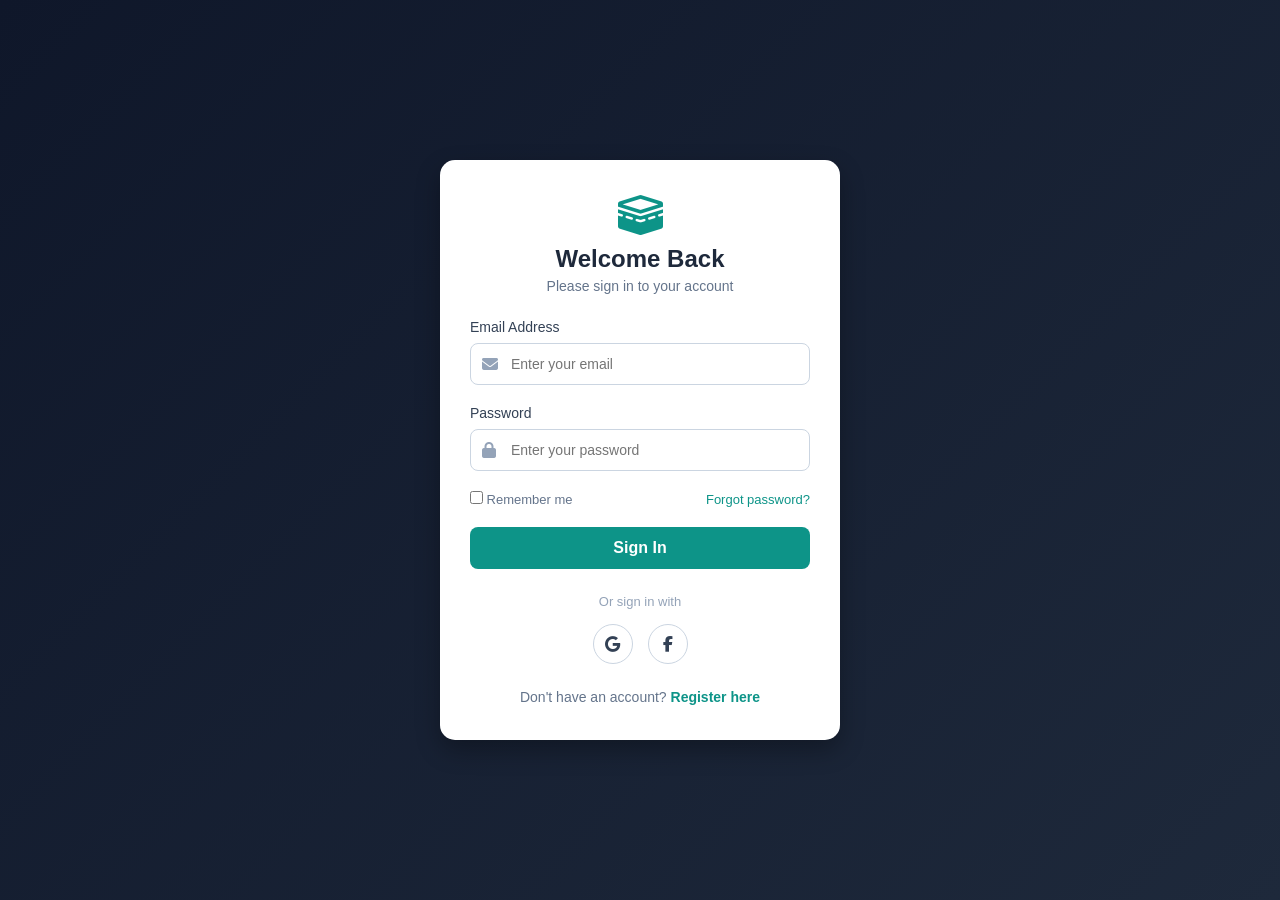
<file: nashhed/singnin.html>
<!DOCTYPE html>
<html lang="en">
<head>
    <meta charset="UTF-8">
    <meta name="viewport" content="width=device-width, initial-scale=1.0">
    <title>Sign In - Nasheed Library</title>
    <!-- Font Awesome Icons -->
    <link rel="stylesheet" href="https://cdnjs.cloudflare.com/ajax/libs/font-awesome/6.4.0/css/all.min.css">
    <!-- CSS Link set to signin.css -->
    <link rel="stylesheet" href="signin.css">
</head>
<body>

    <div class="login-container">
        <div class="login-header">
            <i class="fa-solid fa-kaaba logo-icon"></i>
            <h2>Welcome Back</h2>
            <p>Please sign in to your account</p>
        </div>

        <!-- Form action directs back to index.html -->
        <form class="login-form" action="index.html">
            <div class="input-group">
                <label for="email">Email Address</label>
                <div class="input-box">
                    <i class="fa-solid fa-envelope"></i>
                    <input type="email" id="email" placeholder="Enter your email" required>
                </div>
            </div>

            <div class="input-group">
                <label for="password">Password</label>
                <div class="input-box">
                    <i class="fa-solid fa-lock"></i>
                    <input type="password" id="password" placeholder="Enter your password" required>
                </div>
            </div>

            <div class="form-options">
                <label class="remember-me">
                    <input type="checkbox"> Remember me
                </label>
                <a href="#" class="forgot-password">Forgot password?</a>
            </div>

            <button type="submit" class="signin-btn">Sign In</button>
        </form>

        <div class="social-login">
            <p>Or sign in with</p>
            <div class="social-icons">
                <a href="#"><i class="fa-brands fa-google"></i></a>
                <a href="#"><i class="fa-brands fa-facebook-f"></i></a>
            </div>
        </div>

        <div class="signup-link">
            Don't have an account? <a href="#">Register here</a>
        </div>
    </div>

</body>
</html>
</file>
<file: nashhed/signin.css>
* {
    margin: 0;
    padding: 0;
    box-sizing: border-box;
    font-family: 'Segoe UI', Tahoma, Geneva, Verdana, sans-serif;
}

body {
    background: linear-gradient(135deg, #0f172a 0%, #1e293b 100%);
    min-height: 100vh;
    display: flex;
    justify-content: center;
    align-items: center;
    padding: 20px;
}

.login-container {
    background: #ffffff;
    width: 100%;
    max-width: 400px;
    padding: 35px 30px;
    border-radius: 15px;
    box-shadow: 0 10px 25px rgba(0, 0, 0, 0.3);
}

.login-header {
    text-align: center;
    margin-bottom: 25px;
}

.login-header .logo-icon {
    font-size: 40px;
    color: #0d9488;
    margin-bottom: 10px;
}

.login-header h2 {
    color: #1e293b;
    font-size: 24px;
    font-weight: 600;
}

.login-header p {
    color: #64748b;
    font-size: 14px;
    margin-top: 5px;
}

.input-group {
    margin-bottom: 20px;
}

.input-group label {
    display: block;
    margin-bottom: 8px;
    color: #334155;
    font-size: 14px;
    font-weight: 500;
}

.input-box {
    position: relative;
    display: flex;
    align-items: center;
}

.input-box i {
    position: absolute;
    left: 12px;
    color: #94a3b8;
    font-size: 16px;
}

.input-box input {
    width: 100%;
    padding: 12px 12px 12px 40px;
    border: 1px solid #cbd5e1;
    border-radius: 8px;
    font-size: 14px;
    outline: none;
    transition: border-color 0.3s;
}

.input-box input:focus {
    border-color: #0d9488;
}

.form-options {
    display: flex;
    justify-content: space-between;
    align-items: center;
    font-size: 13px;
    margin-bottom: 20px;
}

.remember-me {
    color: #64748b;
    cursor: pointer;
}

.forgot-password {
    color: #0d9488;
    text-decoration: none;
    font-weight: 500;
}

.forgot-password:hover {
    text-decoration: underline;
}

.signin-btn {
    width: 100%;
    padding: 12px;
    background-color: #0d9488;
    color: white;
    border: none;
    border-radius: 8px;
    font-size: 16px;
    font-weight: 600;
    cursor: pointer;
    transition: background 0.3s;
}

.signin-btn:hover {
    background-color: #0f766e;
}

.social-login {
    text-align: center;
    margin-top: 25px;
}

.social-login p {
    color: #94a3b8;
    font-size: 13px;
    position: relative;
    margin-bottom: 15px;
}

.social-icons {
    display: flex;
    justify-content: center;
    gap: 15px;
}

.social-icons a {
    width: 40px;
    height: 40px;
    border: 1px solid #cbd5e1;
    border-radius: 50%;
    display: flex;
    justify-content: center;
    align-items: center;
    color: #334155;
    text-decoration: none;
    transition: all 0.3s;
}

.social-icons a:hover {
    background-color: #f1f5f9;
    border-color: #0d9488;
    color: #0d9488;
}

.signup-link {
    text-align: center;
    margin-top: 25px;
    font-size: 14px;
    color: #64748b;
}

.signup-link a {
    color: #0d9488;
    text-decoration: none;
    font-weight: 600;
}

.signup-link a:hover {
    text-decoration: underline;
}
</file>
